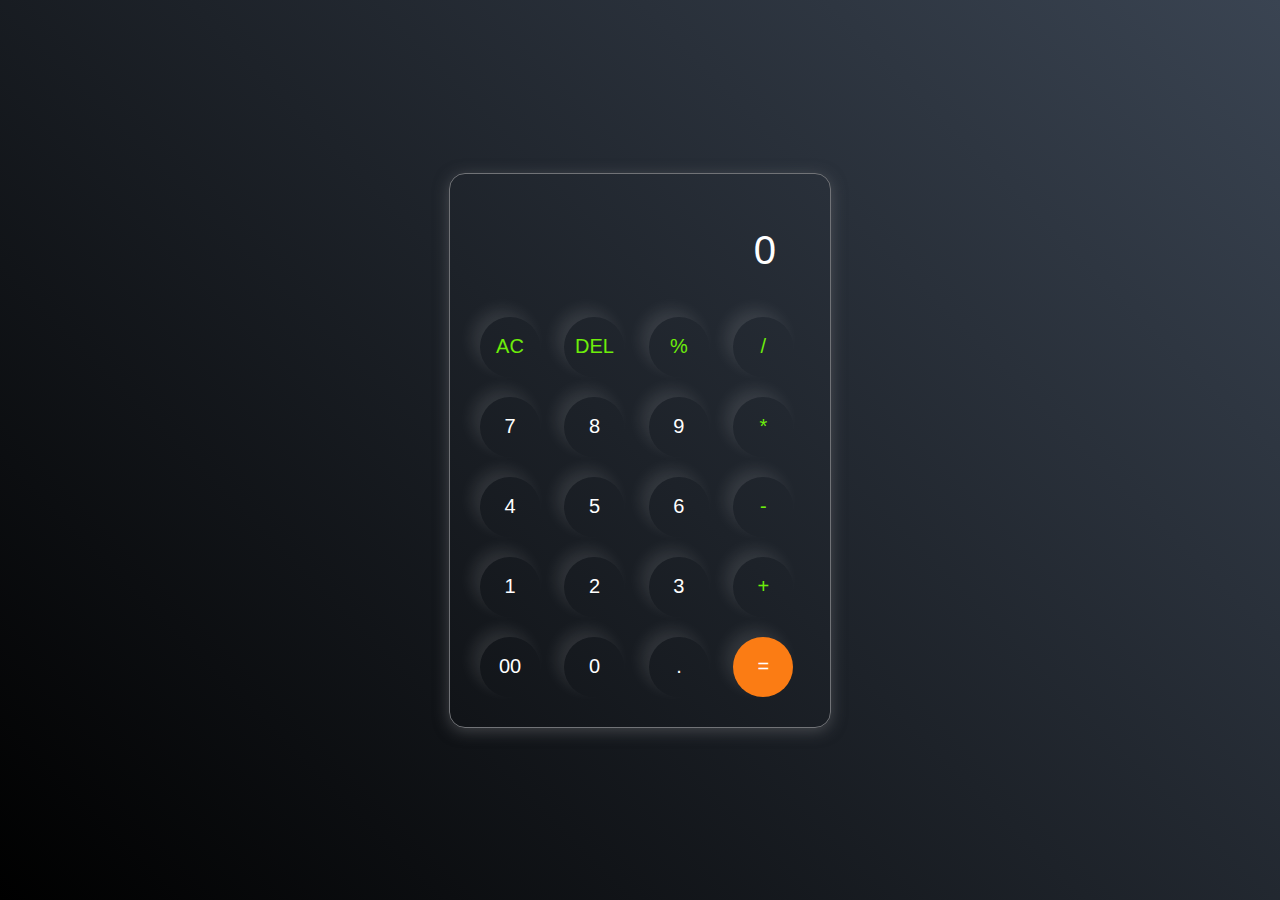
<file: codsoft--task3/index.html>
<!DOCTYPE html>
<html lang="en">
  <head>
    <meta charset="UTF-8" />
    <meta http-equiv="X-UA-Compatible" content="IE=edge" />
    <meta name="viewport" content="width=device-width, initial-scale=1.0" />
    <link rel="stylesheet" href="style55.css" />
    <title>Calculator Task</title>
  </head>
  <body>
    <div class="container">
      <div class="calculator">
        <input type="text" id="inputBox" placeholder="0" />
        <div>
          <button class="button operator">AC</button>
          <button class="button operator">DEL</button>
          <button class="button operator">%</button>
          <button class="button operator">/</button>
        </div>
        <div>
          <button class="button">7</button>
          <button class="button">8</button>
          <button class="button">9</button>
          <button class="button operator">*</button>
        </div>
        <div>
          <button class="button">4</button>
          <button class="button">5</button>
          <button class="button">6</button>
          <button class="button operator">-</button>
        </div>
        <div>
          <button class="button">1</button>
          <button class="button">2</button>
          <button class="button">3</button>
          <button class="button operator">+</button>
        </div>

        <div>
          <button class="button">00</button>
          <button class="button">0</button>
          <button class="button">.</button>
          <button class="button equalBtn">=</button>
        </div>
      </div>
    </div>

    <script src="script.js"></script>
  </body>
</html>
</file>
<file: codsoft--task3/style55.css>
*{
    margin: 0;
    padding: 0;
    box-sizing: border-box;
    font-family: 'Poppins', sans-serif;
}

body{
    width: 100%;
    height: 100vh;
    display: flex;
    justify-content: center;
    align-items: center;
    background: linear-gradient(45deg, #000000, #3a4452);
}

.calculator{
    border: 1px solid #717377;
    padding: 20px;
    border-radius: 16px;
    background: transparent;
    box-shadow: 0px 3px 15px rgba(113, 115, 119, 0.5);

}

input{
    width: 320px;
    border: none;
    padding: 24px;
    margin: 10px;
    background: transparent;
    box-shadow: 0px 3px 15px rgbs(84, 84, 84, 0.1);
    font-size: 40px;
    text-align: right;
    cursor: pointer;
    color: #ffffff;
}

input::placeholder{
    color: #ffffff;
}

button{
    border: none;
    width: 60px;
    height: 60px;
    margin: 10px;
    border-radius: 50%;
    background: transparent;
    color: #ffffff;
    font-size: 20px;
    box-shadow: -8px -8px 15px rgba(255, 255, 255, 0.1);
    cursor: pointer;
}

.equalBtn{
    background-color: #fb7c14;
}

.operator{
    color: #6dee0a;
}
</file>
